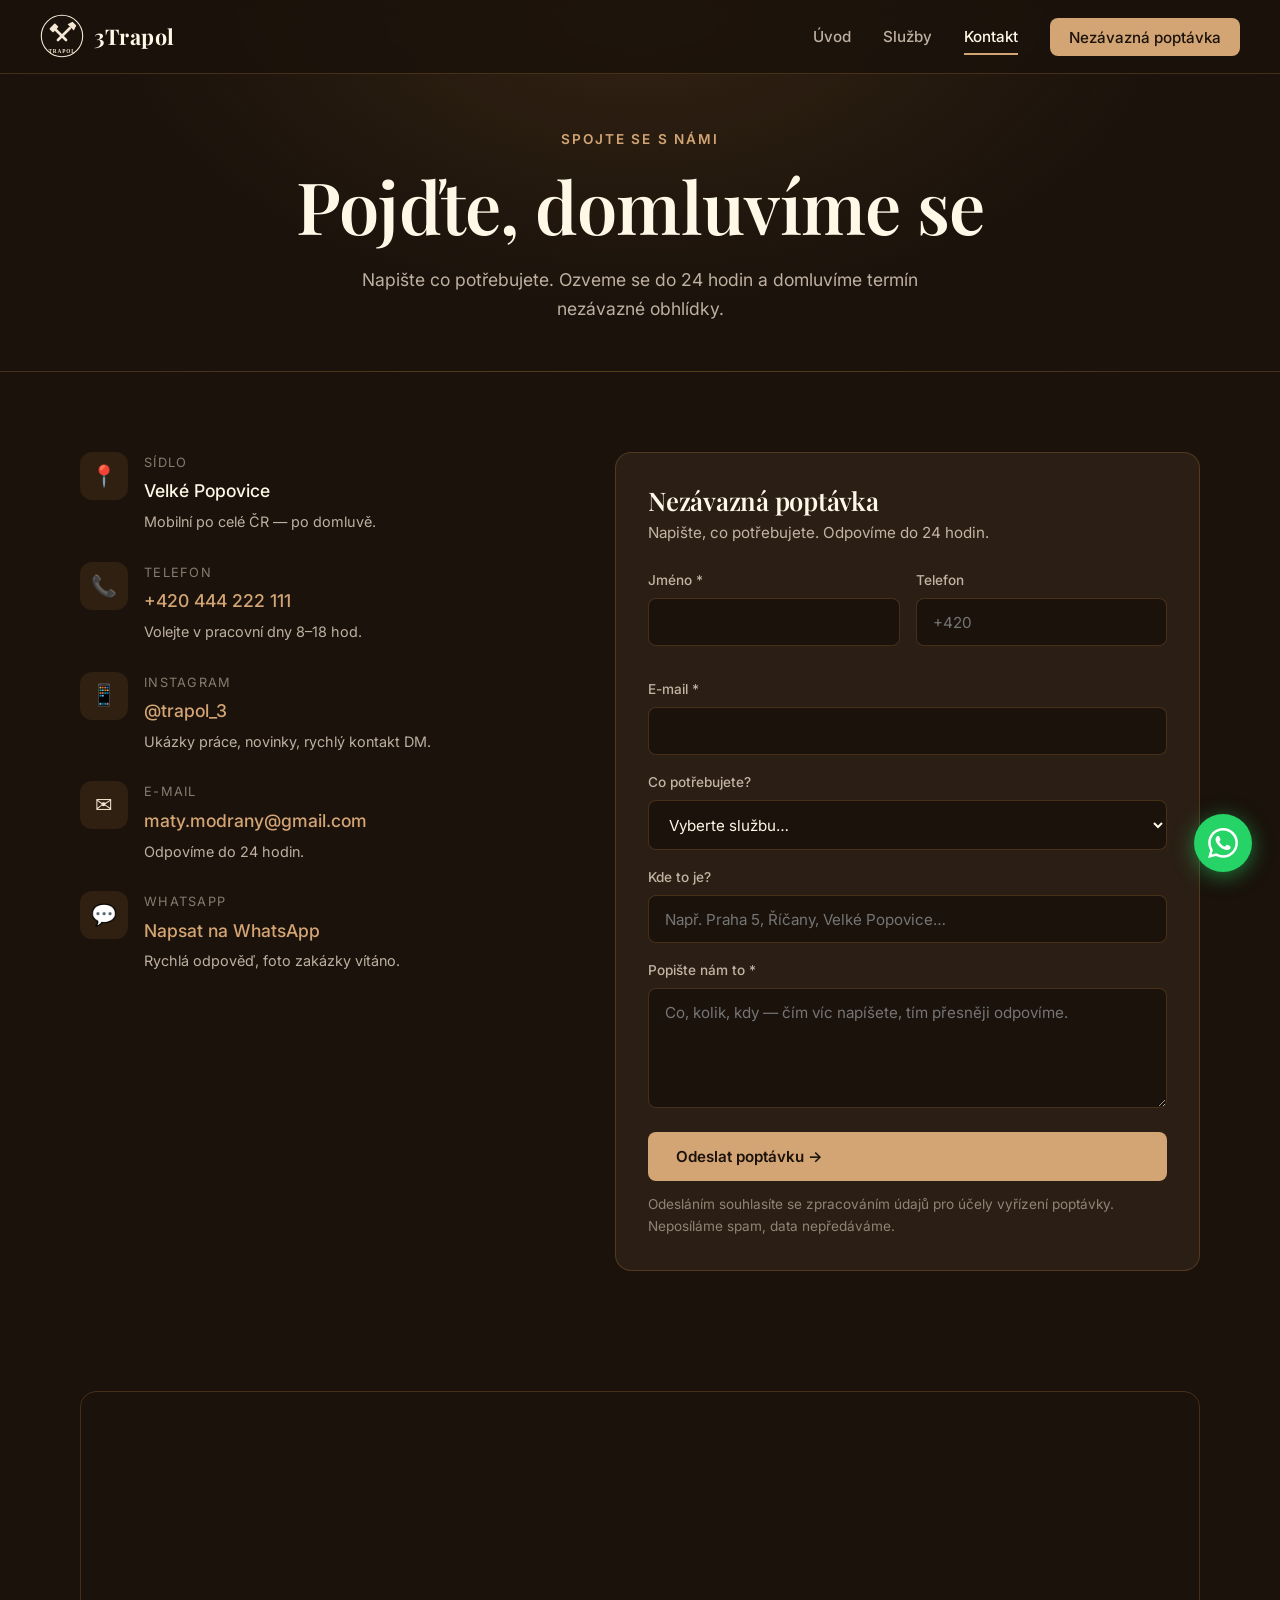
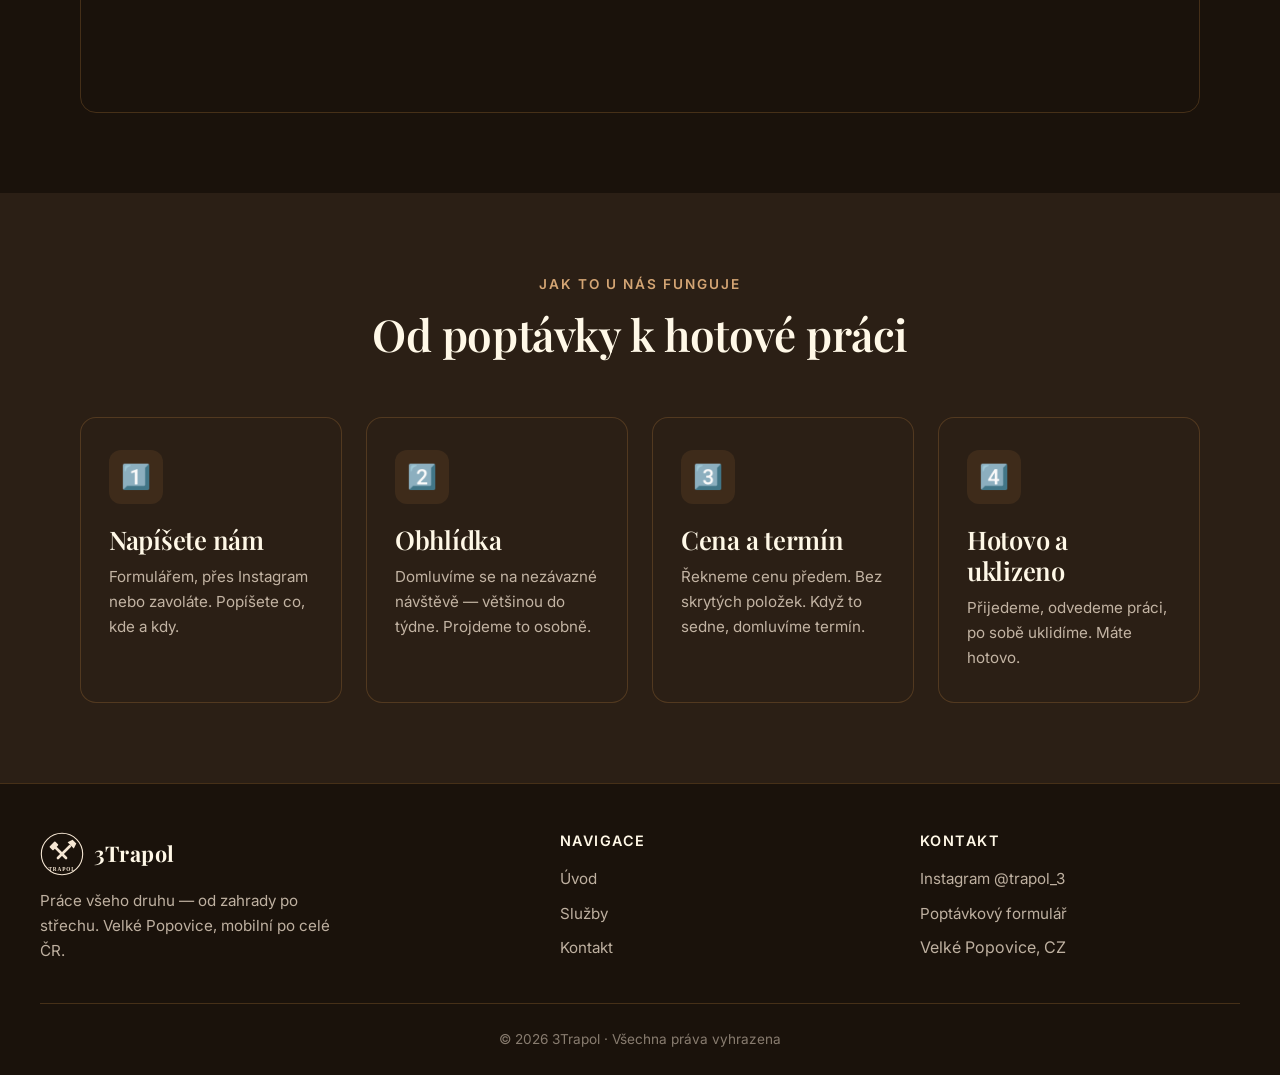
<file: web/kontakt.html>
<!DOCTYPE html>
<html lang="cs">
<head>
  <meta charset="UTF-8">
  <meta name="viewport" content="width=device-width, initial-scale=1.0">
  <title>Kontakt | 3Trapol — Velké Popovice, Praha a okolí</title>
  <meta name="description" content="Kontaktujte 3Trapol. Velké Popovice, Praha a okolí. Telefon, Instagram @trapol_3 nebo formulář. Odpovíme do 24 hodin.">
  <meta name="keywords" content="kontakt 3Trapol, řemeslník Velké Popovice, poptávka rizikové kácení, poptávka dlažba Praha">
  <meta name="geo.region" content="CZ-ST">
  <meta name="geo.placename" content="Velké Popovice, Praha">
  <meta name="robots" content="index, follow">

  <meta property="og:title" content="Kontakt | 3Trapol">
  <meta property="og:description" content="Napište nám nezávazně — domluvíme se na obhlídce a ceně.">
  <meta property="og:type" content="website">
  <meta property="og:locale" content="cs_CZ">

  <link rel="preconnect" href="https://fonts.googleapis.com">
  <link rel="preconnect" href="https://fonts.gstatic.com" crossorigin>
  <link href="https://fonts.googleapis.com/css2?family=Inter:wght@400;500;600;700&family=Playfair+Display:wght@600;700;800&display=swap" rel="stylesheet">
  <link rel="stylesheet" href="css/style.css">
  <link rel="icon" href="data:image/svg+xml,<svg xmlns='http://www.w3.org/2000/svg' viewBox='0 0 100 100'><circle cx='50' cy='50' r='48' fill='%231a120b'/><text x='50' y='62' text-anchor='middle' font-family='Georgia' font-size='28' font-weight='bold' fill='%23f5e6d3'>3T</text></svg>">
</head>
<body>

<nav class="nav" aria-label="Hlavní navigace">
  <div class="nav-inner">
    <a href="index.html" class="logo" aria-label="3Trapol domů">
      <span class="logo-mark"><svg viewBox="0 0 100 100" xmlns="http://www.w3.org/2000/svg" aria-hidden="true"><circle cx="50" cy="50" r="47" fill="#1a120b" stroke="#f5e6d3" stroke-width="2.5"/><g transform="translate(50,50)"><g transform="rotate(-45)"><rect x="-3" y="-28" width="6" height="44" rx="3" fill="#f5e6d3"/><rect x="-9" y="-32" width="18" height="12" rx="2" fill="#f5e6d3"/></g><g transform="rotate(45)"><rect x="-3" y="-28" width="6" height="44" rx="3" fill="#f5e6d3"/><polygon points="-10,-28 10,-28 6,-40 -6,-40" fill="#f5e6d3"/></g></g><text x="50" y="89" text-anchor="middle" font-family="Georgia,serif" font-size="12" font-weight="700" fill="#f5e6d3" letter-spacing="2">TRAPOL</text></svg></span>
      <span>3Trapol</span>
    </a>
    <button class="burger" aria-label="Menu" aria-expanded="false">☰</button>
    <ul class="nav-links" id="navLinks">
      <li><a href="index.html">Úvod</a></li>
      <li><a href="sluzby.html">Služby</a></li>
      <li><a href="kontakt.html" class="active">Kontakt</a></li>
      <li><a href="#formular" class="nav-cta">Nezávazná poptávka</a></li>
    </ul>
  </div>
</nav>

<header class="page-head">
  <span class="eyebrow">Spojte se s námi</span>
  <h1>Pojďte, domluvíme se</h1>
  <p>Napište co potřebujete. Ozveme se do 24 hodin a domluvíme termín nezávazné obhlídky.</p>
</header>

<section class="section">
  <div class="contact-grid">
    <div class="contact-info reveal">
      <div class="contact-item">
        <div class="contact-item-icon">📍</div>
        <div>
          <div class="contact-item-label">Sídlo</div>
          <div class="contact-item-value">Velké Popovice</div>
          <p style="font-size:.9rem; margin-top:.3rem;">Mobilní po celé ČR — po domluvě.</p>
        </div>
      </div>

      <div class="contact-item">
        <div class="contact-item-icon">📞</div>
        <div>
          <div class="contact-item-label">Telefon</div>
          <div class="contact-item-value">
            <a href="tel:+420444222111">+420 444 222 111</a>
          </div>
          <p style="font-size:.9rem; margin-top:.3rem;">Volejte v pracovní dny 8–18 hod.</p>
        </div>
      </div>

      <div class="contact-item">
        <div class="contact-item-icon">📱</div>
        <div>
          <div class="contact-item-label">Instagram</div>
          <div class="contact-item-value">
            <a href="https://instagram.com/trapol_3" target="_blank" rel="noopener">@trapol_3</a>
          </div>
          <p style="font-size:.9rem; margin-top:.3rem;">Ukázky práce, novinky, rychlý kontakt DM.</p>
        </div>
      </div>

      <div class="contact-item">
        <div class="contact-item-icon">✉️</div>
        <div>
          <div class="contact-item-label">E-mail</div>
          <div class="contact-item-value">
            <a href="mailto:maty.modrany@gmail.com">maty.modrany@gmail.com</a>
          </div>
          <p style="font-size:.9rem; margin-top:.3rem;">Odpovíme do 24 hodin.</p>
        </div>
      </div>

      <div class="contact-item">
        <div class="contact-item-icon">💬</div>
        <div>
          <div class="contact-item-label">WhatsApp</div>
          <div class="contact-item-value">
            <a href="https://wa.me/420444222111" target="_blank" rel="noopener">Napsat na WhatsApp</a>
          </div>
          <p style="font-size:.9rem; margin-top:.3rem;">Rychlá odpověď, foto zakázky vítáno.</p>
        </div>
      </div>
    </div>

    <!-- Formspree: zaregistruj se na formspree.io, vytvoř formulář a nahraď YOUR_ID -->
    <form class="contact-form reveal" id="formular" name="poptavka" method="post" action="https://formspree.io/f/YOUR_FORMSPREE_ID" accept-charset="UTF-8">
      <h3 style="margin-bottom:.3rem;">Nezávazná poptávka</h3>
      <p style="margin-bottom:1.5rem; font-size:.95rem;">Napište, co potřebujete. Odpovíme do 24 hodin.</p>

      <div class="form-row">
        <div class="field">
          <label for="jmeno">Jméno *</label>
          <input type="text" id="jmeno" name="jmeno" required autocomplete="name">
        </div>
        <div class="field">
          <label for="telefon">Telefon</label>
          <input type="tel" id="telefon" name="telefon" autocomplete="tel" placeholder="+420">
        </div>
      </div>

      <div class="field">
        <label for="email">E-mail *</label>
        <input type="email" id="email" name="email" required autocomplete="email">
      </div>

      <div class="field">
        <label for="sluzba">Co potřebujete?</label>
        <select id="sluzba" name="sluzba">
          <option value="">Vyberte službu…</option>
          <option>Rizikové kácení stromů</option>
          <option>Zámková dlažba</option>
          <option>Pergola / Carport / Altán</option>
          <option>Oplocení / Brána</option>
          <option>Střecha / Čištění / Výškové práce</option>
          <option>Truhlařina / Nábytek na míru</option>
          <option>Tlakové mytí</option>
          <option>Podlahy / Okna / Dveře</option>
          <option>Něco jiného</option>
        </select>
      </div>

      <div class="field">
        <label for="misto">Kde to je?</label>
        <input type="text" id="misto" name="misto" placeholder="Např. Praha 5, Říčany, Velké Popovice…">
      </div>

      <div class="field">
        <label for="zprava">Popište nám to *</label>
        <textarea id="zprava" name="zprava" required placeholder="Co, kolik, kdy — čím víc napíšete, tím přesněji odpovíme."></textarea>
      </div>

      <button type="submit" class="btn btn-primary" style="width:100%;">
        Odeslat poptávku →
      </button>
      <p class="form-note">
        Odesláním souhlasíte se zpracováním údajů pro účely vyřízení poptávky.
        Neposíláme spam, data nepředáváme.
      </p>
    </form>
  </div>
</section>

<section class="section" style="padding-top:0;">
  <div class="map-wrap reveal">
    <iframe
      src="https://www.openstreetmap.org/export/embed.html?bbox=14.57%2C49.84%2C14.69%2C49.90&amp;layer=mapnik&amp;marker=49.869%2C14.629"
      title="Mapa — Velké Popovice"
      loading="lazy"
      referrerpolicy="no-referrer">
    </iframe>
  </div>
</section>

<section class="section-full">
  <div class="inner">
    <div class="section-head reveal">
      <span class="eyebrow">Jak to u nás funguje</span>
      <h2>Od poptávky k hotové práci</h2>
    </div>
    <div class="services-grid">
      <article class="service-card reveal">
        <div class="service-icon">1️⃣</div>
        <h3>Napíšete nám</h3>
        <p>Formulářem, přes Instagram nebo zavoláte. Popíšete co, kde a kdy.</p>
      </article>
      <article class="service-card reveal">
        <div class="service-icon">2️⃣</div>
        <h3>Obhlídka</h3>
        <p>Domluvíme se na nezávazné návštěvě — většinou do týdne. Projdeme to osobně.</p>
      </article>
      <article class="service-card reveal">
        <div class="service-icon">3️⃣</div>
        <h3>Cena a termín</h3>
        <p>Řekneme cenu předem. Bez skrytých položek. Když to sedne, domluvíme termín.</p>
      </article>
      <article class="service-card reveal">
        <div class="service-icon">4️⃣</div>
        <h3>Hotovo a uklizeno</h3>
        <p>Přijedeme, odvedeme práci, po sobě uklidíme. Máte hotovo.</p>
      </article>
    </div>
  </div>
</section>

<footer class="footer">
  <div class="footer-inner">
    <div>
      <div class="logo" style="margin-bottom:0.5rem;">
        <span class="logo-mark"><svg viewBox="0 0 100 100" xmlns="http://www.w3.org/2000/svg" aria-hidden="true"><circle cx="50" cy="50" r="47" fill="#1a120b" stroke="#f5e6d3" stroke-width="2.5"/><g transform="translate(50,50)"><g transform="rotate(-45)"><rect x="-3" y="-28" width="6" height="44" rx="3" fill="#f5e6d3"/><rect x="-9" y="-32" width="18" height="12" rx="2" fill="#f5e6d3"/></g><g transform="rotate(45)"><rect x="-3" y="-28" width="6" height="44" rx="3" fill="#f5e6d3"/><polygon points="-10,-28 10,-28 6,-40 -6,-40" fill="#f5e6d3"/></g></g><text x="50" y="89" text-anchor="middle" font-family="Georgia,serif" font-size="12" font-weight="700" fill="#f5e6d3" letter-spacing="2">TRAPOL</text></svg></span>
        <span>3Trapol</span>
      </div>
      <p class="footer-tag">Práce všeho druhu — od zahrady po střechu. Velké Popovice, mobilní po celé ČR.</p>
    </div>
    <div>
      <h4>Navigace</h4>
      <ul>
        <li><a href="index.html">Úvod</a></li>
        <li><a href="sluzby.html">Služby</a></li>
        <li><a href="kontakt.html">Kontakt</a></li>
      </ul>
    </div>
    <div>
      <h4>Kontakt</h4>
      <ul>
        <li><a href="https://instagram.com/trapol_3" target="_blank" rel="noopener">Instagram @trapol_3</a></li>
        <li><a href="#formular">Poptávkový formulář</a></li>
        <li><span style="color:var(--text-muted)">Velké Popovice, CZ</span></li>
      </ul>
    </div>
  </div>
  <div class="footer-bottom">
    © <span id="year">2026</span> 3Trapol · Všechna práva vyhrazena
  </div>
</footer>

<a href="https://wa.me/420444222111" class="wa-float" target="_blank" rel="noopener" aria-label="Napsat na WhatsApp">
  <svg viewBox="0 0 24 24" xmlns="http://www.w3.org/2000/svg"><path d="M17.472 14.382c-.297-.149-1.758-.867-2.03-.967-.273-.099-.471-.148-.67.15-.197.297-.767.966-.94 1.164-.173.199-.347.223-.644.075-.297-.15-1.255-.463-2.39-1.475-.883-.788-1.48-1.761-1.653-2.059-.173-.297-.018-.458.13-.606.134-.133.298-.347.446-.52.149-.174.198-.298.298-.497.099-.198.05-.371-.025-.52-.075-.149-.669-1.612-.916-2.207-.242-.579-.487-.5-.669-.51-.173-.008-.371-.01-.57-.01-.198 0-.52.074-.792.372-.272.297-1.04 1.016-1.04 2.479 0 1.462 1.065 2.875 1.213 3.074.149.198 2.096 3.2 5.077 4.487.709.306 1.262.489 1.694.625.712.227 1.36.195 1.871.118.571-.085 1.758-.719 2.006-1.413.248-.694.248-1.289.173-1.413-.074-.124-.272-.198-.57-.347m-5.421 7.403h-.004a9.87 9.87 0 01-5.031-1.378l-.361-.214-3.741.982.998-3.648-.235-.374a9.86 9.86 0 01-1.51-5.26c.001-5.45 4.436-9.884 9.888-9.884 2.64 0 5.122 1.03 6.988 2.898a9.825 9.825 0 012.893 6.994c-.003 5.45-4.437 9.884-9.885 9.884m8.413-18.297A11.815 11.815 0 0012.05 0C5.495 0 .16 5.335.157 11.892c0 2.096.547 4.142 1.588 5.945L.057 24l6.305-1.654a11.882 11.882 0 005.683 1.448h.005c6.554 0 11.89-5.335 11.893-11.893a11.821 11.821 0 00-3.48-8.413z"/></svg>
</a>

<script src="js/main.js"></script>
</body>
</html>
</file>
<file: web/css/style.css>
/* === 3TRAPOL — Akáciové téma === */

:root {
  --acacia-darkest: #1a120b;
  --acacia-dark: #2b1f15;
  --acacia: #5c3a21;
  --acacia-mid: #8b6f47;
  --acacia-light: #c68642;
  --cream: #f5e6d3;
  --cream-bright: #fff8e7;
  --text: #f5e6d3;
  --text-muted: rgba(245, 230, 211, 0.75);
  --text-faint: rgba(245, 230, 211, 0.5);
  --accent: #d4a574;
  --border: rgba(198, 134, 66, 0.25);

  --font-body: 'Inter', system-ui, -apple-system, sans-serif;
  --font-heading: 'Playfair Display', Georgia, serif;

  --radius: 8px;
  --radius-lg: 16px;
  --shadow: 0 10px 40px rgba(0, 0, 0, 0.4);
  --shadow-hover: 0 20px 60px rgba(198, 134, 66, 0.25);

  --max-w: 1200px;
  --pad: clamp(1rem, 4vw, 2.5rem);
}

* { box-sizing: border-box; margin: 0; padding: 0; }

html { scroll-behavior: smooth; }

body {
  font-family: var(--font-body);
  background: var(--acacia-darkest);
  color: var(--text);
  line-height: 1.65;
  overflow-x: hidden;
  min-height: 100vh;
  -webkit-font-smoothing: antialiased;
}

img { max-width: 100%; display: block; }

a {
  color: var(--accent);
  text-decoration: none;
  transition: color 0.2s;
}
a:hover { color: var(--cream-bright); }

h1, h2, h3, h4 {
  font-family: var(--font-heading);
  font-weight: 600;
  line-height: 1.2;
  color: var(--cream-bright);
  letter-spacing: -0.01em;
}

h1 { font-size: clamp(2.2rem, 6vw, 4.5rem); }
h2 { font-size: clamp(1.8rem, 4vw, 2.75rem); }
h3 { font-size: clamp(1.3rem, 2.5vw, 1.6rem); }

p { color: var(--text-muted); }

/* === NAVIGACE === */
.nav {
  position: fixed;
  top: 0; left: 0; right: 0;
  z-index: 100;
  background: rgba(26, 18, 11, 0.85);
  backdrop-filter: blur(12px);
  -webkit-backdrop-filter: blur(12px);
  border-bottom: 1px solid var(--border);
  padding: 0.9rem var(--pad);
}

.nav-inner {
  max-width: var(--max-w);
  margin: 0 auto;
  display: flex;
  align-items: center;
  justify-content: space-between;
  gap: 2rem;
}

.logo {
  display: flex;
  align-items: center;
  gap: 0.6rem;
  font-family: var(--font-heading);
  font-weight: 700;
  font-size: 1.35rem;
  color: var(--cream-bright);
  letter-spacing: 0.02em;
}

.logo-mark {
  width: 44px;
  height: 44px;
  flex-shrink: 0;
}
.logo-mark svg { width: 100%; height: 100%; display: block; }

.nav-links {
  display: flex;
  gap: 2rem;
  list-style: none;
  align-items: center;
}

.nav-links a {
  color: var(--text-muted);
  font-weight: 500;
  font-size: 0.95rem;
  padding: 0.4rem 0;
  position: relative;
}

.nav-links a::after {
  content: '';
  position: absolute;
  bottom: -2px;
  left: 0;
  width: 0;
  height: 2px;
  background: var(--accent);
  transition: width 0.3s;
}

.nav-links a:hover,
.nav-links a.active {
  color: var(--cream-bright);
}
.nav-links a:hover::after,
.nav-links a.active::after { width: 100%; }

.nav-cta {
  background: var(--accent);
  color: var(--acacia-darkest) !important;
  padding: 0.6rem 1.2rem !important;
  border-radius: var(--radius);
  font-weight: 600;
}
.nav-cta:hover {
  background: var(--cream-bright);
  transform: translateY(-1px);
}
.nav-cta::after { display: none; }

.burger {
  display: none;
  background: none;
  border: none;
  color: var(--cream-bright);
  cursor: pointer;
  font-size: 1.6rem;
  padding: 0.3rem;
}

@media (max-width: 768px) {
  .burger { display: block; }
  .nav-links {
    position: absolute;
    top: 100%;
    left: 0; right: 0;
    flex-direction: column;
    background: var(--acacia-darkest);
    padding: 1.5rem var(--pad);
    gap: 1rem;
    border-bottom: 1px solid var(--border);
    transform: translateY(-10px);
    opacity: 0;
    pointer-events: none;
    transition: all 0.25s;
  }
  .nav-links.open {
    transform: translateY(0);
    opacity: 1;
    pointer-events: auto;
  }
}

/* === HERO === */
.hero {
  min-height: 100vh;
  display: flex;
  align-items: center;
  padding: 7rem var(--pad) 4rem;
  position: relative;
  overflow: hidden;
  background:
    radial-gradient(ellipse at top right, rgba(198, 134, 66, 0.15), transparent 60%),
    radial-gradient(ellipse at bottom left, rgba(92, 58, 33, 0.3), transparent 60%),
    linear-gradient(180deg, var(--acacia-darkest), var(--acacia-dark));
}

.hero::before {
  content: '';
  position: absolute;
  inset: 0;
  background-image: url("data:image/svg+xml;utf8,<svg xmlns='http://www.w3.org/2000/svg' width='60' height='60'><circle cx='30' cy='30' r='1' fill='%23c68642' opacity='0.15'/></svg>");
  opacity: 0.5;
}

.hero-inner {
  max-width: var(--max-w);
  width: 100%;
  margin: 0 auto;
  display: grid;
  grid-template-columns: 1.1fr 1fr;
  gap: 4rem;
  align-items: center;
  position: relative;
  z-index: 1;
}

@media (max-width: 900px) {
  .hero-inner { grid-template-columns: 1fr; gap: 2.5rem; }
}

.hero-eyebrow {
  display: inline-flex;
  align-items: center;
  gap: 0.5rem;
  color: var(--accent);
  font-weight: 600;
  font-size: 0.9rem;
  letter-spacing: 0.1em;
  text-transform: uppercase;
  margin-bottom: 1.25rem;
}
.hero-eyebrow::before {
  content: '';
  width: 32px;
  height: 2px;
  background: var(--accent);
}

.hero h1 {
  margin-bottom: 1.5rem;
}
.hero h1 em {
  font-style: normal;
  color: var(--accent);
  position: relative;
}
.hero h1 em::after {
  content: '';
  position: absolute;
  left: 0; right: 0; bottom: 0.1em;
  height: 0.2em;
  background: rgba(198, 134, 66, 0.25);
  z-index: -1;
}

.hero-lead {
  font-size: 1.15rem;
  margin-bottom: 2rem;
  max-width: 540px;
}

.btn-row {
  display: flex;
  gap: 1rem;
  flex-wrap: wrap;
}

.btn {
  display: inline-flex;
  align-items: center;
  gap: 0.5rem;
  padding: 0.95rem 1.75rem;
  border-radius: var(--radius);
  font-weight: 600;
  font-size: 0.95rem;
  cursor: pointer;
  transition: all 0.25s;
  border: none;
  font-family: inherit;
}

.btn-primary {
  background: var(--accent);
  color: var(--acacia-darkest);
}
.btn-primary:hover {
  background: var(--cream-bright);
  color: var(--acacia-darkest);
  transform: translateY(-2px);
  box-shadow: var(--shadow-hover);
}

.btn-secondary {
  background: transparent;
  color: var(--cream-bright);
  border: 1.5px solid var(--border);
}
.btn-secondary:hover {
  border-color: var(--accent);
  color: var(--accent);
}

.hero-stats {
  display: flex;
  gap: 2rem;
  margin-top: 2.5rem;
  padding-top: 2rem;
  border-top: 1px solid var(--border);
  flex-wrap: wrap;
}

.stat-num {
  font-family: var(--font-heading);
  font-size: 2rem;
  font-weight: 700;
  color: var(--accent);
  line-height: 1;
}
.stat-label {
  font-size: 0.85rem;
  color: var(--text-faint);
  margin-top: 0.25rem;
}

/* Hero visual */
.hero-visual {
  position: relative;
  aspect-ratio: 4 / 5;
  border-radius: var(--radius-lg);
  background:
    linear-gradient(135deg, var(--acacia-mid), var(--acacia)),
    var(--acacia-dark);
  box-shadow: var(--shadow);
  overflow: hidden;
}
.hero-visual img {
  position: absolute;
  inset: 0;
  width: 100%;
  height: 100%;
  object-fit: cover;
}
.hero-visual::after {
  content: '';
  position: absolute;
  inset: 0;
  background: linear-gradient(180deg, transparent 40%, rgba(26, 18, 11, 0.6));
  pointer-events: none;
}

.hero-emblem {
  width: 62%;
  aspect-ratio: 1;
  border-radius: 50%;
  background: var(--acacia-darkest);
  border: 3px solid var(--cream-bright);
  display: grid;
  place-items: center;
  position: relative;
  box-shadow: 0 0 0 6px rgba(245, 230, 211, 0.08);
}

.hero-emblem-inner {
  text-align: center;
  color: var(--cream-bright);
  font-family: var(--font-heading);
  font-weight: 800;
  letter-spacing: 0.1em;
  font-size: clamp(1.8rem, 5vw, 2.8rem);
}
.hero-emblem-inner span {
  display: block;
  font-size: 0.35em;
  letter-spacing: 0.3em;
  font-family: var(--font-body);
  font-weight: 500;
  color: var(--text-muted);
  margin-top: 0.4em;
}
.hero-emblem-tools {
  position: absolute;
  bottom: 14%;
  left: 50%;
  transform: translateX(-50%);
  font-size: 1.3em;
  opacity: 0.9;
}

/* === SEKCE === */
.section {
  padding: 5rem var(--pad);
  max-width: var(--max-w);
  margin: 0 auto;
}
.section-full {
  padding: 5rem 0;
  background: var(--acacia-dark);
}
.section-full > .inner {
  max-width: var(--max-w);
  margin: 0 auto;
  padding: 0 var(--pad);
}

.section-head {
  text-align: center;
  max-width: 720px;
  margin: 0 auto 3.5rem;
}
.section-head .eyebrow {
  color: var(--accent);
  font-weight: 600;
  letter-spacing: 0.15em;
  text-transform: uppercase;
  font-size: 0.85rem;
  margin-bottom: 0.8rem;
  display: block;
}
.section-head h2 { margin-bottom: 1rem; }
.section-head p { font-size: 1.05rem; }

/* === O MNĚ === */
.about {
  display: grid;
  grid-template-columns: 1fr 1.2fr;
  gap: 3.5rem;
  align-items: center;
}
@media (max-width: 900px) {
  .about { grid-template-columns: 1fr; }
}

.about-image {
  aspect-ratio: 4 / 5;
  border-radius: var(--radius-lg);
  background: linear-gradient(135deg, var(--acacia), var(--acacia-dark));
  box-shadow: var(--shadow);
  position: relative;
  overflow: hidden;
}
.about-image img {
  width: 100%;
  height: 100%;
  object-fit: cover;
  display: block;
}

.about-text h2 { margin-bottom: 1.25rem; }
.about-text p { margin-bottom: 1rem; font-size: 1.05rem; }
.about-text p:last-child { margin-bottom: 0; }

.value-list {
  list-style: none;
  margin-top: 1.75rem;
  display: grid;
  gap: 0.85rem;
}
.value-list li {
  display: flex;
  align-items: flex-start;
  gap: 0.75rem;
  color: var(--text);
  font-weight: 500;
}
.value-list li::before {
  content: '✓';
  color: var(--accent);
  font-weight: 800;
  flex-shrink: 0;
}

/* === SLUŽBY GRID === */
.services-grid {
  display: grid;
  grid-template-columns: repeat(auto-fit, minmax(260px, 1fr));
  gap: 1.5rem;
}

.service-card {
  background: var(--acacia-dark);
  border: 1px solid var(--border);
  border-radius: var(--radius-lg);
  padding: 2rem 1.75rem;
  transition: all 0.3s;
  position: relative;
  overflow: hidden;
}
.service-card::before {
  content: '';
  position: absolute;
  top: 0; left: 0;
  width: 100%;
  height: 3px;
  background: linear-gradient(90deg, var(--accent), transparent);
  transform: scaleX(0);
  transform-origin: left;
  transition: transform 0.4s;
}
.service-card:hover {
  transform: translateY(-6px);
  border-color: var(--accent);
  box-shadow: var(--shadow-hover);
}
.service-card:hover::before { transform: scaleX(1); }

.service-icon {
  width: 54px;
  height: 54px;
  border-radius: 12px;
  background: rgba(198, 134, 66, 0.12);
  display: grid;
  place-items: center;
  font-size: 1.5rem;
  margin-bottom: 1.25rem;
}

.service-card h3 {
  margin-bottom: 0.6rem;
  color: var(--cream-bright);
}
.service-card p { font-size: 0.95rem; }

.service-card ul {
  list-style: none;
  margin-top: 1rem;
  display: grid;
  gap: 0.4rem;
}
.service-card ul li {
  font-size: 0.9rem;
  color: var(--text-muted);
  padding-left: 1rem;
  position: relative;
}
.service-card ul li::before {
  content: '—';
  position: absolute;
  left: 0;
  color: var(--accent);
}

/* === GALERIE === */
.gallery-grid {
  display: grid;
  grid-template-columns: repeat(auto-fit, minmax(220px, 1fr));
  gap: 1rem;
}
.gallery-item {
  aspect-ratio: 1;
  border-radius: var(--radius);
  background: var(--acacia-dark);
  position: relative;
  overflow: hidden;
  cursor: pointer;
  transition: transform 0.3s;
}
.gallery-item img {
  width: 100%;
  height: 100%;
  object-fit: cover;
  display: block;
  transition: transform 0.5s;
}
.gallery-item:hover { transform: scale(1.02); }
.gallery-item:hover img { transform: scale(1.08); }
.gallery-item::after {
  content: attr(data-label);
  position: absolute;
  inset: 0;
  color: var(--cream-bright);
  font-weight: 600;
  font-size: 0.95rem;
  background: linear-gradient(180deg, transparent 55%, rgba(26, 18, 11, 0.9));
  padding: 1rem;
  text-align: center;
  display: flex;
  align-items: flex-end;
  justify-content: center;
  pointer-events: none;
}

/* === CTA BLOCK === */
.cta-block {
  background: linear-gradient(135deg, var(--acacia), var(--acacia-mid));
  border-radius: var(--radius-lg);
  padding: 3.5rem var(--pad);
  text-align: center;
  box-shadow: var(--shadow);
  position: relative;
  overflow: hidden;
}
.cta-block::before {
  content: '';
  position: absolute;
  inset: 0;
  background: radial-gradient(circle at 10% 10%, rgba(255, 248, 231, 0.15), transparent 50%);
}
.cta-block > * { position: relative; z-index: 1; }
.cta-block h2 {
  margin-bottom: 0.75rem;
}
.cta-block p {
  color: rgba(255, 248, 231, 0.85);
  font-size: 1.1rem;
  margin-bottom: 1.75rem;
  max-width: 560px;
  margin-left: auto;
  margin-right: auto;
}

/* === KONTAKT === */
.contact-grid {
  display: grid;
  grid-template-columns: 1fr 1.2fr;
  gap: 3rem;
  align-items: start;
}
@media (max-width: 900px) {
  .contact-grid { grid-template-columns: 1fr; }
}

.contact-info {
  display: grid;
  gap: 1.75rem;
}

.contact-item {
  display: flex;
  gap: 1rem;
  align-items: flex-start;
}
.contact-item-icon {
  width: 48px;
  height: 48px;
  border-radius: 12px;
  background: rgba(198, 134, 66, 0.12);
  display: grid;
  place-items: center;
  font-size: 1.3rem;
  flex-shrink: 0;
}
.contact-item-label {
  font-size: 0.8rem;
  color: var(--text-faint);
  text-transform: uppercase;
  letter-spacing: 0.1em;
  margin-bottom: 0.2rem;
}
.contact-item-value {
  font-size: 1.1rem;
  font-weight: 500;
  color: var(--cream-bright);
}

.contact-form {
  background: var(--acacia-dark);
  border: 1px solid var(--border);
  border-radius: var(--radius-lg);
  padding: 2rem;
}

.form-row {
  display: grid;
  grid-template-columns: 1fr 1fr;
  gap: 1rem;
  margin-bottom: 1rem;
}
@media (max-width: 600px) {
  .form-row { grid-template-columns: 1fr; }
}

.field {
  margin-bottom: 1rem;
}
.field label {
  display: block;
  font-size: 0.85rem;
  color: var(--text-muted);
  margin-bottom: 0.4rem;
  font-weight: 500;
}
.field input,
.field textarea,
.field select {
  width: 100%;
  padding: 0.85rem 1rem;
  background: var(--acacia-darkest);
  border: 1px solid var(--border);
  border-radius: var(--radius);
  color: var(--cream-bright);
  font-family: inherit;
  font-size: 0.95rem;
  transition: border-color 0.2s;
}
.field input:focus,
.field textarea:focus,
.field select:focus {
  outline: none;
  border-color: var(--accent);
}
.field textarea { resize: vertical; min-height: 120px; }

.form-note {
  font-size: 0.85rem;
  color: var(--text-faint);
  margin-top: 0.75rem;
}

/* === FOOTER === */
.footer {
  background: var(--acacia-darkest);
  border-top: 1px solid var(--border);
  padding: 3rem var(--pad) 1.5rem;
}
.footer-inner {
  max-width: var(--max-w);
  margin: 0 auto;
  display: grid;
  grid-template-columns: 1.5fr 1fr 1fr;
  gap: 2.5rem;
}
@media (max-width: 700px) {
  .footer-inner { grid-template-columns: 1fr; gap: 2rem; }
}

.footer h4 {
  font-family: var(--font-body);
  font-size: 0.9rem;
  font-weight: 600;
  color: var(--cream-bright);
  margin-bottom: 1rem;
  text-transform: uppercase;
  letter-spacing: 0.1em;
}

.footer ul { list-style: none; display: grid; gap: 0.5rem; }
.footer ul a { color: var(--text-muted); font-size: 0.95rem; }
.footer ul a:hover { color: var(--accent); }

.footer-tag {
  color: var(--text-muted);
  margin-top: 0.75rem;
  font-size: 0.95rem;
  max-width: 300px;
}

.footer-bottom {
  max-width: var(--max-w);
  margin: 2.5rem auto 0;
  padding-top: 1.5rem;
  border-top: 1px solid var(--border);
  text-align: center;
  color: var(--text-faint);
  font-size: 0.85rem;
}

/* === REVEAL ANIMACE === */
.reveal {
  opacity: 0;
  transform: translateY(20px);
  transition: opacity 0.7s ease, transform 0.7s ease;
}
.reveal.in {
  opacity: 1;
  transform: translateY(0);
}

@media (prefers-reduced-motion: reduce) {
  *, *::before, *::after {
    animation-duration: 0.01ms !important;
    transition-duration: 0.01ms !important;
  }
  html { scroll-behavior: auto; }
}

/* === PAGE HEADER (podstránky) === */
.page-head {
  padding: 8rem var(--pad) 3rem;
  text-align: center;
  background:
    radial-gradient(ellipse at top, rgba(198, 134, 66, 0.15), transparent 60%),
    var(--acacia-darkest);
  border-bottom: 1px solid var(--border);
}
.page-head .eyebrow {
  color: var(--accent);
  font-weight: 600;
  letter-spacing: 0.15em;
  text-transform: uppercase;
  font-size: 0.85rem;
  display: block;
  margin-bottom: 0.75rem;
}
.page-head p {
  max-width: 640px;
  margin: 1rem auto 0;
  font-size: 1.1rem;
}

/* === LIGHTBOX === */
.lightbox {
  position: fixed;
  inset: 0;
  z-index: 999;
  background: rgba(0,0,0,.93);
  display: flex;
  align-items: center;
  justify-content: center;
  padding: 1.5rem;
  opacity: 0;
  pointer-events: none;
  transition: opacity .3s;
}
.lightbox.open { opacity: 1; pointer-events: auto; }
.lightbox-img {
  max-width: 100%;
  max-height: 88vh;
  object-fit: contain;
  border-radius: var(--radius);
  transform: scale(.92);
  transition: transform .3s;
  box-shadow: 0 0 80px rgba(0,0,0,.8);
}
.lightbox.open .lightbox-img { transform: scale(1); }
.lightbox-close {
  position: absolute;
  top: 1.25rem; right: 1.5rem;
  background: none; border: none;
  color: var(--cream-bright);
  font-size: 2.2rem;
  cursor: pointer;
  line-height: 1;
  opacity: .7;
  transition: opacity .2s;
}
.lightbox-close:hover { opacity: 1; }
.lightbox-label {
  position: absolute;
  bottom: 2rem;
  color: var(--text-muted);
  font-size: .9rem;
  text-align: center;
}

/* === WHATSAPP FLOAT === */
.wa-float {
  position: fixed;
  bottom: 1.75rem;
  right: 1.75rem;
  z-index: 90;
  width: 58px; height: 58px;
  border-radius: 50%;
  background: #25d366;
  display: flex;
  align-items: center;
  justify-content: center;
  box-shadow: 0 4px 20px rgba(37,211,102,.5);
  transition: transform .25s, box-shadow .25s;
  text-decoration: none;
}
.wa-float:hover {
  transform: scale(1.1);
  box-shadow: 0 6px 30px rgba(37,211,102,.7);
}
.wa-float svg { width: 30px; height: 30px; fill: white; }

/* === MAPA === */
.map-wrap {
  border-radius: var(--radius-lg);
  overflow: hidden;
  border: 1px solid var(--border);
  margin-top: 2.5rem;
}
.map-wrap iframe {
  display: block;
  width: 100%;
  height: 320px;
  border: none;
  filter: grayscale(30%) contrast(1.05);
}
</file>
